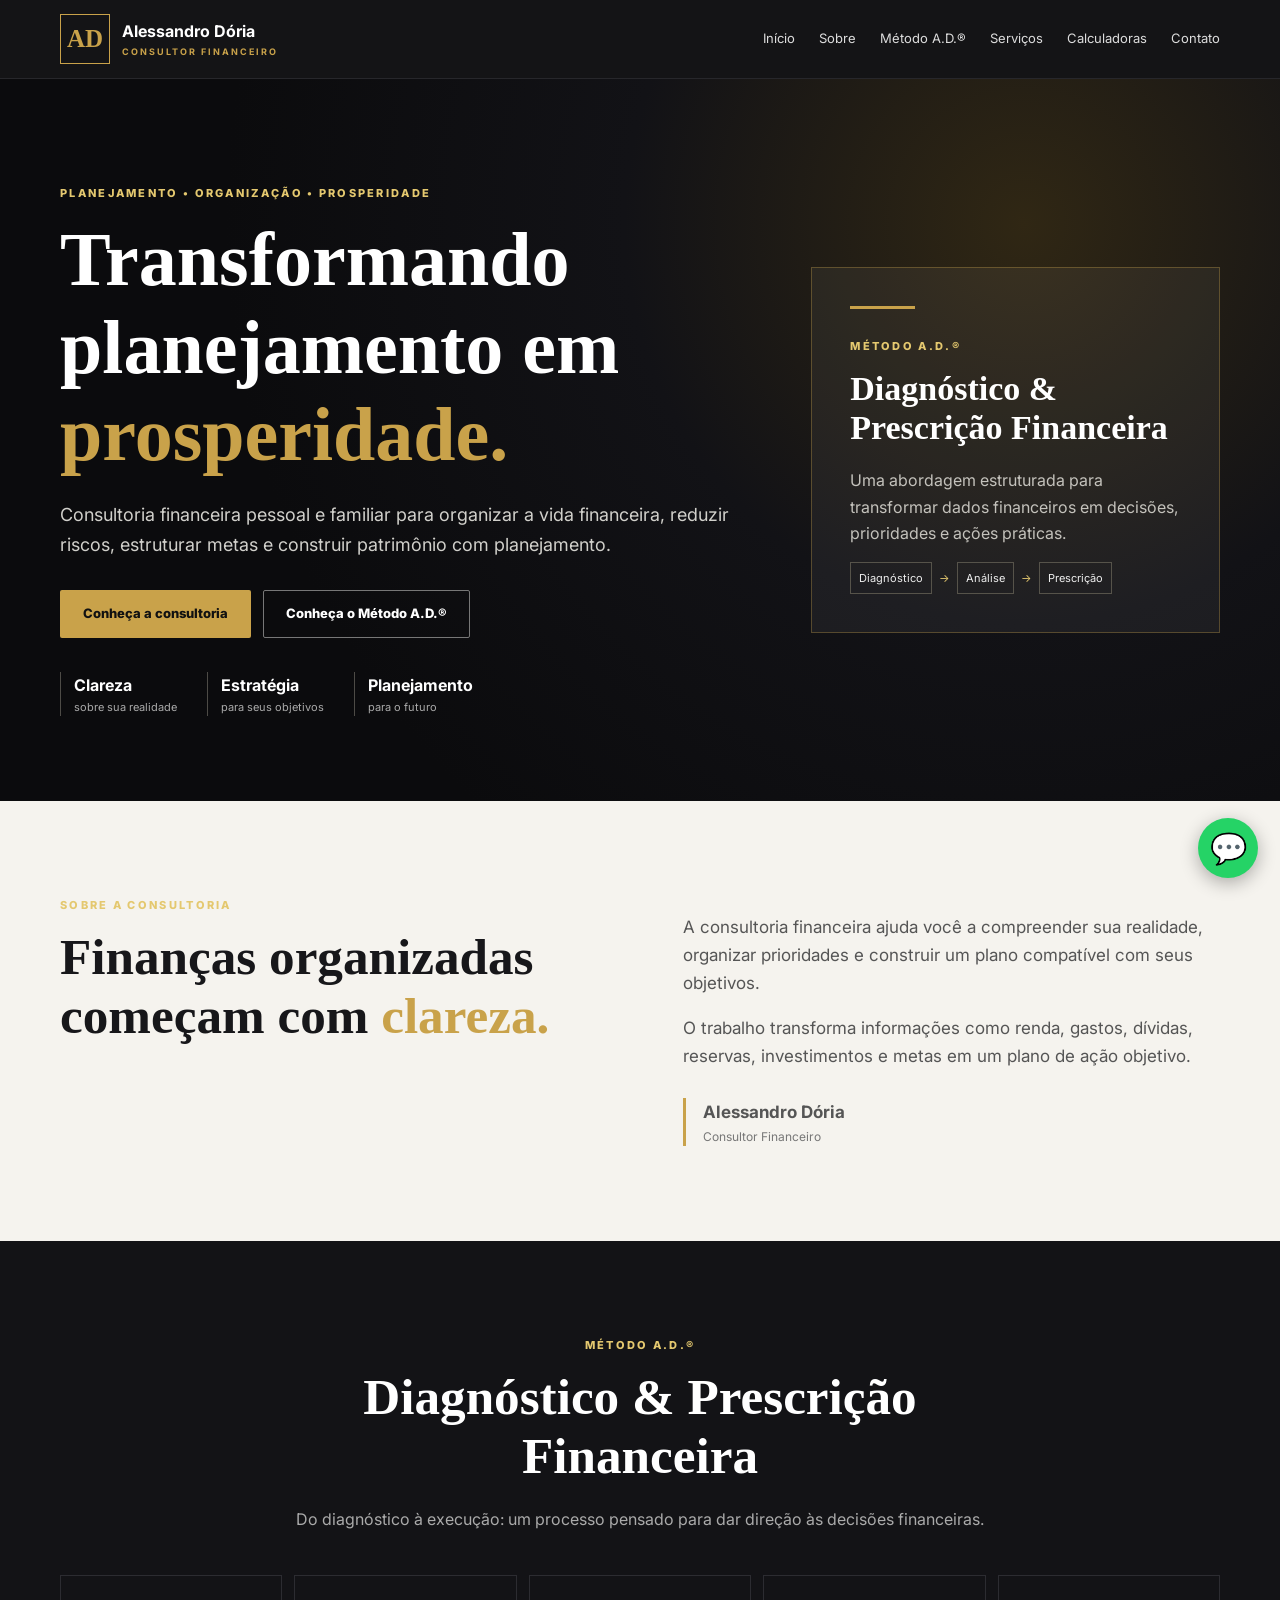
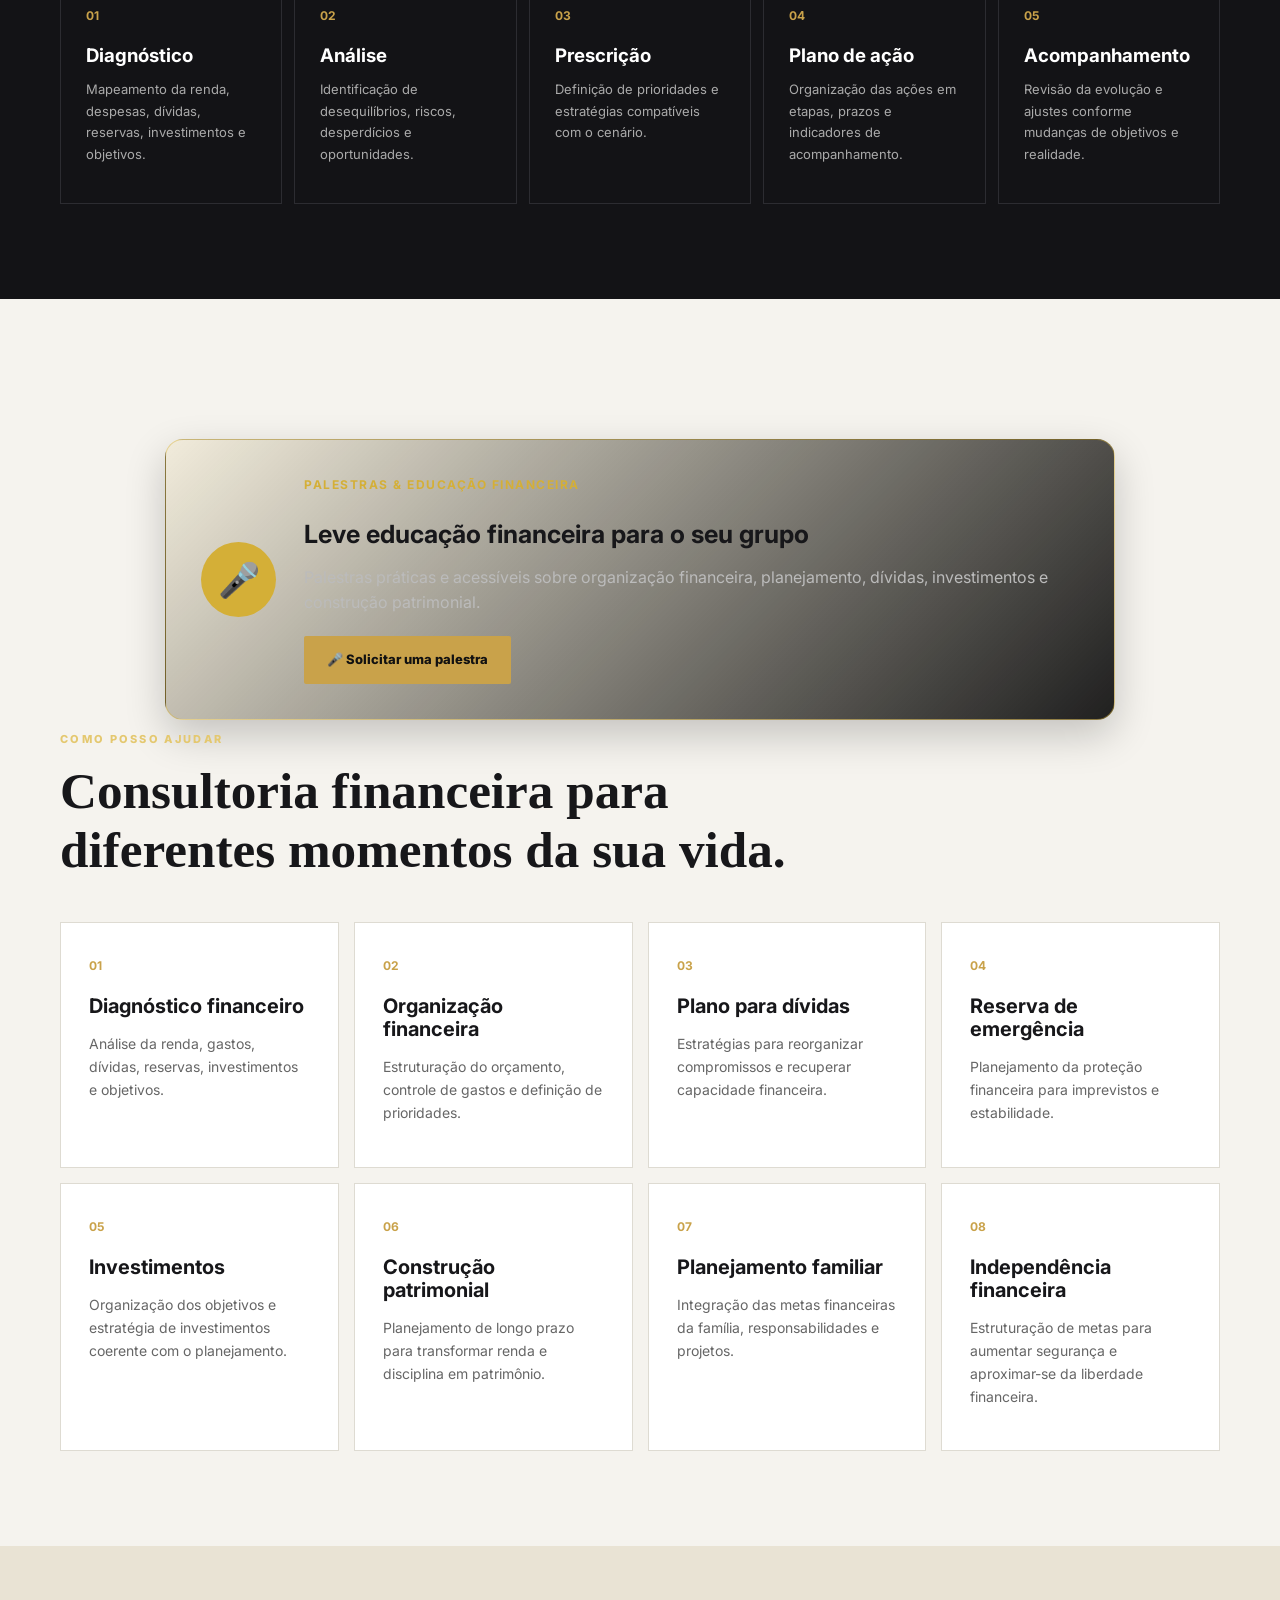
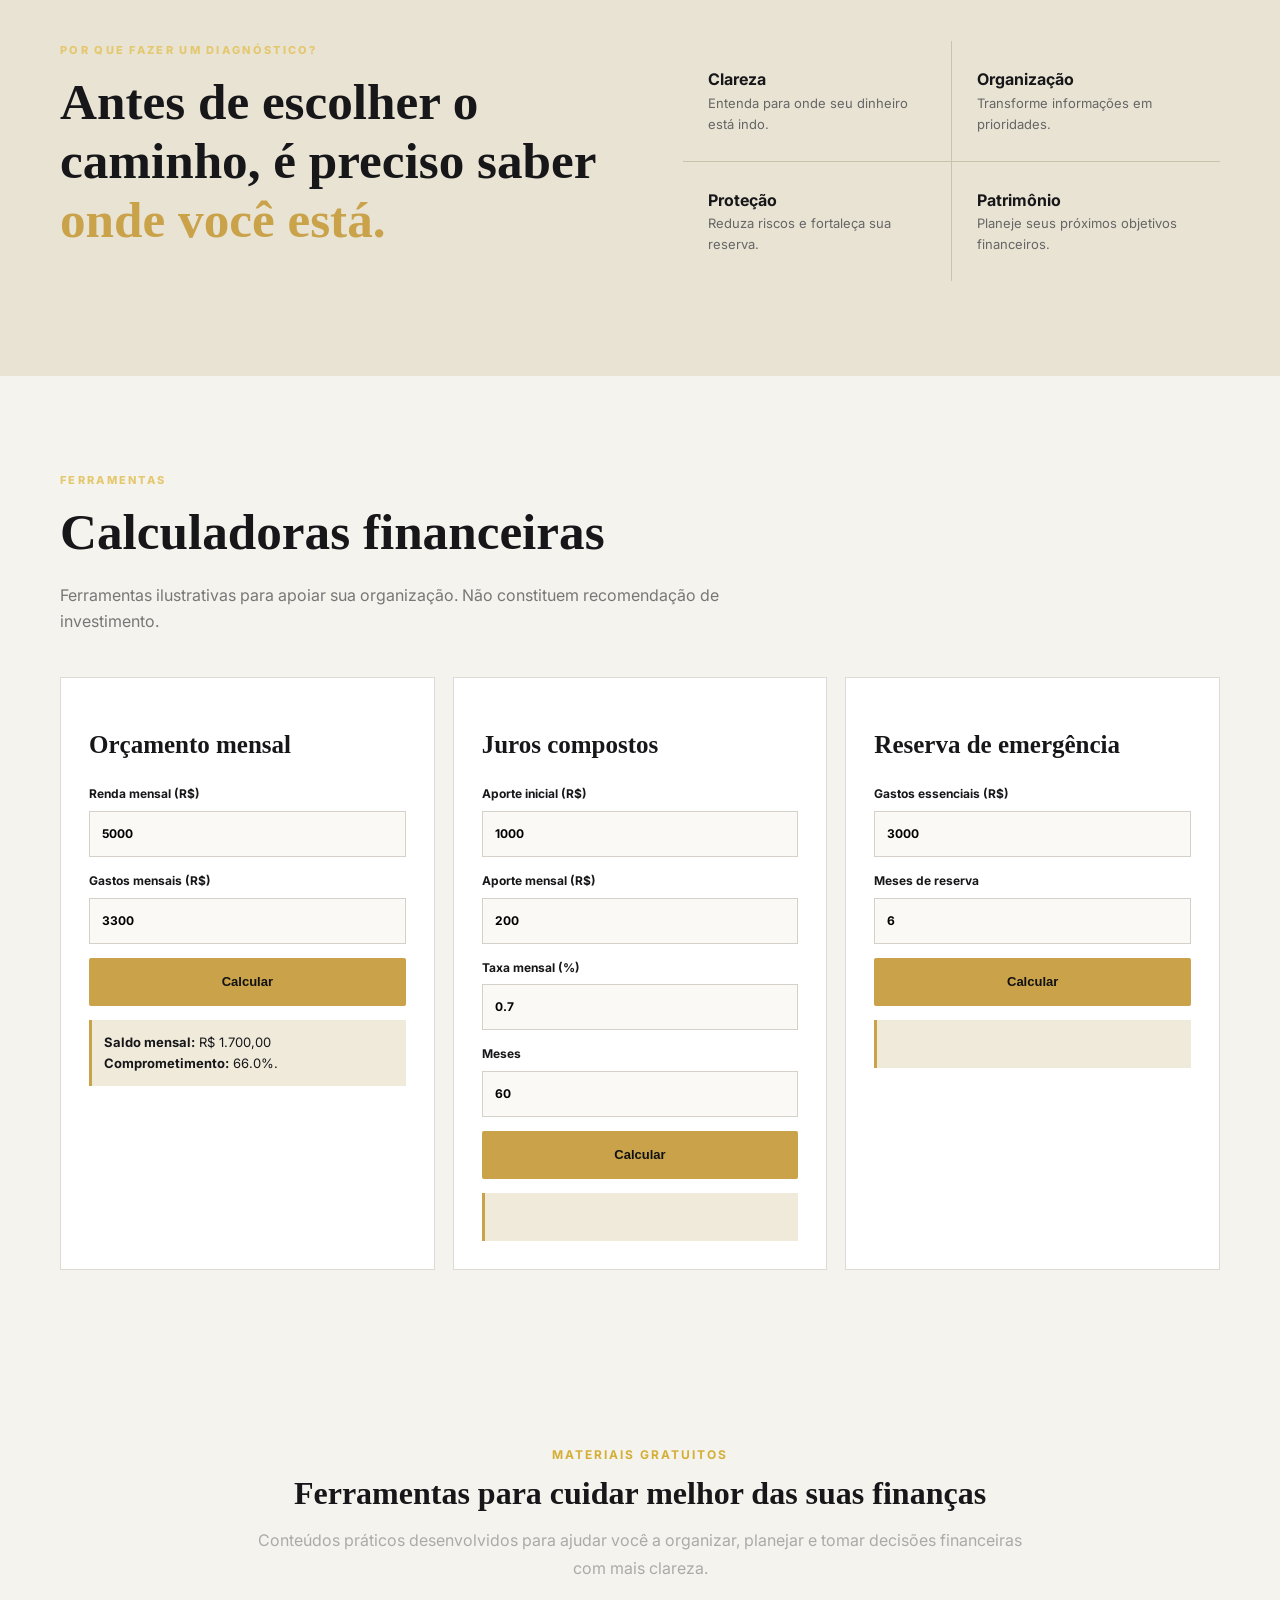
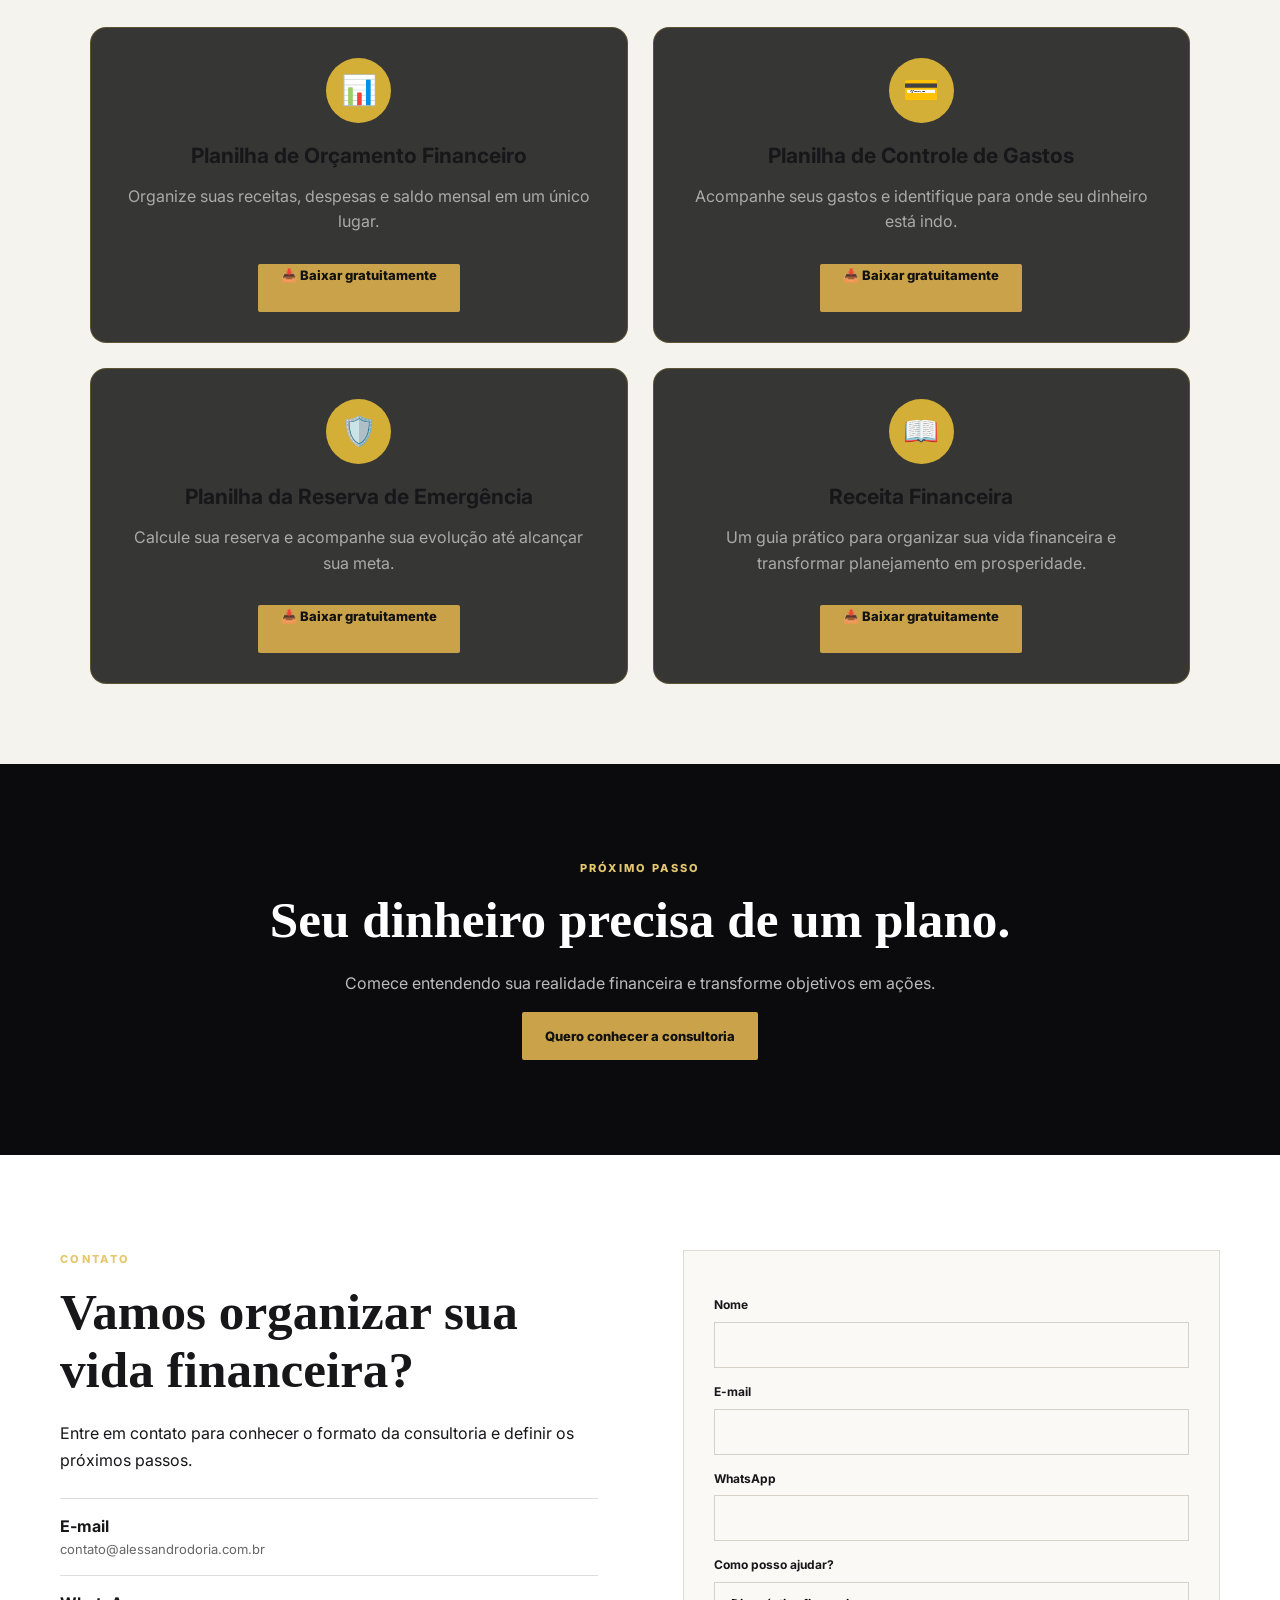
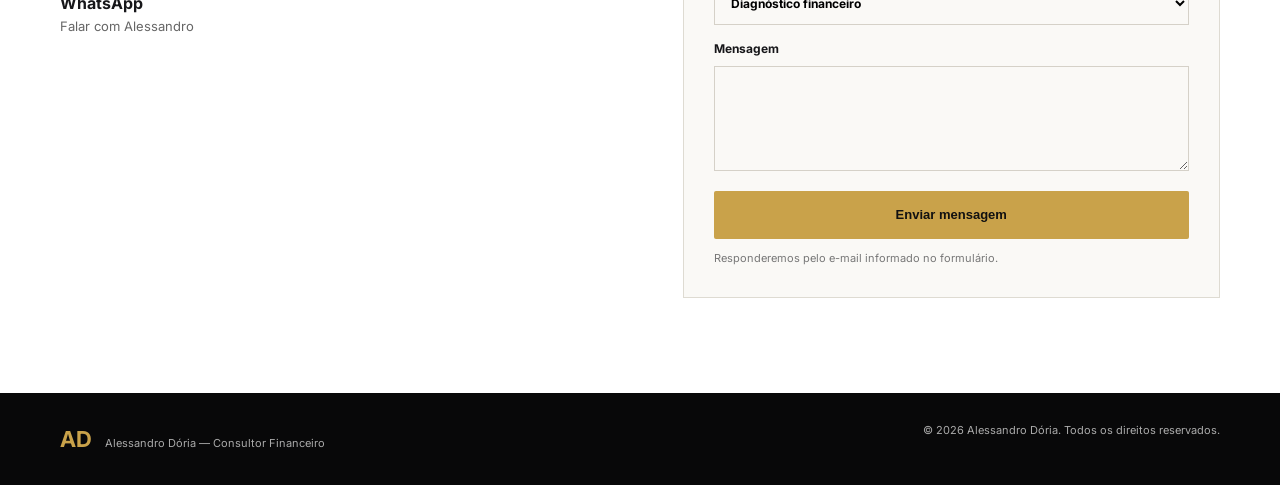
<file: index.html>
<!doctype html><html lang="pt-BR"><head><meta charset="utf-8"><meta name="viewport" content="width=device-width,initial-scale=1"><meta name="description" content="Alessandro Dória Consultor Financeiro — consultoria financeira pessoal e familiar."><title>Alessandro Dória | Consultor Financeiro</title><link rel="preconnect" href="https://fonts.googleapis.com"><link href="https://fonts.googleapis.com/css2?family=Inter:wght@400;500;600;700;800&family=Playfair+Display:wght@600;700&display=swap" rel="stylesheet"><link rel="stylesheet" href="assets/style.css"></head><body>
<header><div class="wrap nav"><a class="brand" href="#inicio"><b>AD</b><span>Alessandro Dória<small>CONSULTOR FINANCEIRO</small></span></a><button class="menu">☰</button><nav><a href="#inicio">Início</a><a href="#sobre">Sobre</a><a href="#metodo">Método A.D.®</a><a href="#servicos">Serviços</a><a href="#calculadoras">Calculadoras</a><a href="#contato">Contato</a></nav></div></header>
<main>
<section id="inicio" class="hero"><div class="wrap hero-grid"><div><p class="eyebrow">PLANEJAMENTO • ORGANIZAÇÃO • PROSPERIDADE</p><h1>Transformando planejamento em <em>prosperidade.</em></h1><p class="lead">Consultoria financeira pessoal e familiar para organizar a vida financeira, reduzir riscos, estruturar metas e construir patrimônio com planejamento.</p><div class="actions"><a class="btn gold" href="#contato">Conheça a consultoria</a><a class="btn outline" href="#metodo">Conheça o Método A.D.®</a></div><div class="trust"><div><strong>Clareza</strong><small>sobre sua realidade</small></div><div><strong>Estratégia</strong><small>para seus objetivos</small></div><div><strong>Planejamento</strong><small>para o futuro</small></div></div></div><aside class="hero-card"><i></i><p class="eyebrow">MÉTODO A.D.®</p><h2>Diagnóstico & Prescrição Financeira</h2><p>Uma abordagem estruturada para transformar dados financeiros em decisões, prioridades e ações práticas.</p><div class="flow"><span>Diagnóstico</span>→<span>Análise</span>→<span>Prescrição</span></div></aside></div></section>
<section id="sobre" class="section"><div class="wrap two"><div><p class="eyebrow">SOBRE A CONSULTORIA</p><h2>Finanças organizadas começam com <em>clareza.</em></h2></div><div class="copy"><p>A consultoria financeira ajuda você a compreender sua realidade, organizar prioridades e construir um plano compatível com seus objetivos.</p><p>O trabalho transforma informações como renda, gastos, dívidas, reservas, investimentos e metas em um plano de ação objetivo.</p><div class="signature"><b>Alessandro Dória</b><span>Consultor Financeiro</span></div></div></div></section>
<section id="metodo" class="section dark"><div class="wrap"><div class="heading center"><p class="eyebrow">MÉTODO A.D.®</p><h2>Diagnóstico & Prescrição Financeira</h2><p>Do diagnóstico à execução: um processo pensado para dar direção às decisões financeiras.</p></div><div class="steps"><article><b>01</b><h3>Diagnóstico</h3><p>Mapeamento da renda, despesas, dívidas, reservas, investimentos e objetivos.</p></article><article><b>02</b><h3>Análise</h3><p>Identificação de desequilíbrios, riscos, desperdícios e oportunidades.</p></article><article><b>03</b><h3>Prescrição</h3><p>Definição de prioridades e estratégias compatíveis com o cenário.</p></article><article><b>04</b><h3>Plano de ação</h3><p>Organização das ações em etapas, prazos e indicadores de acompanhamento.</p></article><article><b>05</b><h3>Acompanhamento</h3><p>Revisão da evolução e ajustes conforme mudanças de objetivos e realidade.</p></article></div></div></section>
<section id="servicos" class="section">

<!-- Solicitação de palestra -->
<div class="palestra-cta">

  <div class="palestra-icon">
    🎤
  </div>

  <div class="palestra-content">
    <span class="palestra-label">PALESTRAS & EDUCAÇÃO FINANCEIRA</span>

    <h3>Leve educação financeira para o seu grupo</h3>

    <p>
      Palestras práticas e acessíveis sobre organização financeira,
      planejamento, dívidas, investimentos e construção patrimonial.
    </p>

    <a
      href="https://wa.me/5531985785744?text=Olá%2C%20Alessandro%21%20Tenho%20interesse%20em%20solicitar%20uma%20palestra%20de%20Educação%20Financeira.%20Gostaria%20de%20conhecer%20as%20opções%20disponíveis."
      target="_blank"
      rel="noopener"
      class="btn gold">
      🎤 Solicitar uma palestra
    </a>
  </div>

</div>

<style>
  .palestra-cta {
    margin: 45px auto 10px;
    max-width: 950px;
    padding: 35px;
    display: flex;
    align-items: center;
    gap: 28px;
    border: 1px solid rgba(212, 175, 55, 0.45);
    border-radius: 18px;
    background: linear-gradient(
      135deg,
      rgba(212, 175, 55, 0.10),
      rgba(20, 20, 20, 0.95)
    );
    box-shadow: 0 15px 40px rgba(0, 0, 0, 0.20);
  }

  .palestra-icon {
    min-width: 75px;
    height: 75px;
    border-radius: 50%;
    background: #d4af37;
    color: #111;
    display: flex;
    align-items: center;
    justify-content: center;
    font-size: 34px;
  }

  .palestra-content {
    flex: 1;
  }

  .palestra-label {
    display: block;
    margin-bottom: 8px;
    color: #d4af37;
    font-size: 12px;
    font-weight: bold;
    letter-spacing: 1.5px;
  }

  .palestra-content h3 {
    margin-bottom: 10px;
    font-size: 25px;
  }

  .palestra-content p {
    margin-bottom: 20px;
    line-height: 1.6;
    color: #bbb;
  }

  @media (max-width: 650px) {
    .palestra-cta {
      flex-direction: column;
      text-align: center;
      padding: 28px 20px;
    }

    .palestra-content h3 {
      font-size: 21px;
    }

    .palestra-content .btn {
      display: inline-block;
    }
  }
</style><div class="wrap"><div class="heading"><p class="eyebrow">COMO POSSO AJUDAR</p><h2>Consultoria financeira para diferentes momentos da sua vida.</h2></div><div class="cards"><article><b>01</b><h3>Diagnóstico financeiro</h3><p>Análise da renda, gastos, dívidas, reservas, investimentos e objetivos.</p></article><article><b>02</b><h3>Organização financeira</h3><p>Estruturação do orçamento, controle de gastos e definição de prioridades.</p></article><article><b>03</b><h3>Plano para dívidas</h3><p>Estratégias para reorganizar compromissos e recuperar capacidade financeira.</p></article><article><b>04</b><h3>Reserva de emergência</h3><p>Planejamento da proteção financeira para imprevistos e estabilidade.</p></article><article><b>05</b><h3>Investimentos</h3><p>Organização dos objetivos e estratégia de investimentos coerente com o planejamento.</p></article><article><b>06</b><h3>Construção patrimonial</h3><p>Planejamento de longo prazo para transformar renda e disciplina em patrimônio.</p></article><article><b>07</b><h3>Planejamento familiar</h3><p>Integração das metas financeiras da família, responsabilidades e projetos.</p></article><article><b>08</b><h3>Independência financeira</h3><p>Estruturação de metas para aumentar segurança e aproximar-se da liberdade financeira.</p></article></div></div></section>
<section class="section highlight"><div class="wrap two"><div><p class="eyebrow">POR QUE FAZER UM DIAGNÓSTICO?</p><h2>Antes de escolher o caminho, é preciso saber <em>onde você está.</em></h2></div><div class="benefits"><div><b>Clareza</b><span>Entenda para onde seu dinheiro está indo.</span></div><div><b>Organização</b><span>Transforme informações em prioridades.</span></div><div><b>Proteção</b><span>Reduza riscos e fortaleça sua reserva.</span></div><div><b>Patrimônio</b><span>Planeje seus próximos objetivos financeiros.</span></div></div></div></section>
<section id="calculadoras" class="section"><div class="wrap"><div class="heading"><p class="eyebrow">FERRAMENTAS</p><h2>Calculadoras financeiras</h2><p>Ferramentas ilustrativas para apoiar sua organização. Não constituem recomendação de investimento.</p></div><div class="calcs"><div class="calc"><h3>Orçamento mensal</h3><label>Renda mensal (R$)<input id="renda" type="number" value="5000"></label><label>Gastos mensais (R$)<input id="gastos" type="number" value="3300"></label><button class="btn gold full" onclick="budget()">Calcular</button><div id="r1" class="result"></div></div><div class="calc"><h3>Juros compostos</h3><label>Aporte inicial (R$)<input id="ini" type="number" value="1000"></label><label>Aporte mensal (R$)<input id="ap" type="number" value="200"></label><label>Taxa mensal (%)<input id="tax" type="number" step="0.01" value="0.7"></label><label>Meses<input id="mes" type="number" value="60"></label><button class="btn gold full" onclick="compound()">Calcular</button><div id="r2" class="result"></div></div><div class="calc"><h3>Reserva de emergência</h3><label>Gastos essenciais (R$)<input id="ess" type="number" value="3000"></label><label>Meses de reserva<input id="mr" type="number" value="6"></label><button class="btn gold full" onclick="reserve()">Calcular</button><div id="r3" class="result"></div></div></div></div></section><!-- Materiais gratuitos -->
<section id="materiais" class="materiais-section">

  <div class="section-title">
    <span>MATERIAIS GRATUITOS</span>
    <h2>Ferramentas para cuidar melhor das suas finanças</h2>
    <p>
      Conteúdos práticos desenvolvidos para ajudar você a organizar,
      planejar e tomar decisões financeiras com mais clareza.
    </p>
  </div>

  <div class="materiais-grid">

    <!-- Material 1 -->
    <div class="material-card">

      <div class="material-icon">
        📊
      </div>

      <h3>Planilha de Orçamento Financeiro</h3>

      <p>
        Organize suas receitas, despesas e saldo mensal em um único lugar.
      </p>

      <a href="materiais/AD_FINANCE_Ultimate_Logo.xlsx" download class="btn gold material-download">
  📥 Baixar gratuitamente
</a>

    </div>


    <!-- Material 2 -->
    <div class="material-card">

      <div class="material-icon">
        💳
      </div>

      <h3>Planilha de Controle de Gastos</h3>

      <p>
        Acompanhe seus gastos e identifique para onde seu dinheiro está indo.
      </p>

      <a href="materiais/Planilha%20de%20Controle%20de%20Gastos.xlsm" download class="btn gold material-download">
  📥 Baixar gratuitamente
</a>

    </div>


    <!-- Material 3 -->
    <div class="material-card">

      <div class="material-icon">
        🛡️
      </div>

      <h3>Planilha da Reserva de Emergência</h3>

      <p>
        Calcule sua reserva e acompanhe sua evolução até alcançar sua meta.
      </p>

      <a href="materiais/Controle%20de%20Reserva%20de%20Emerg%C3%AAncia%20e%20Investimentos.xlsx" download class="btn gold material-download">
  📥 Baixar gratuitamente
</a>

    </div>


    <!-- Material 4 -->
    <div class="material-card">

      <div class="material-icon">
        📖
      </div>

      <h3>Receita Financeira</h3>

      <p>
        Um guia prático para organizar sua vida financeira e transformar
        planejamento em prosperidade.
      </p>

      <a href="materiais/Receitu%C3%A1rio%20Financeiro%20-%20M%C3%A9todo%20A.D..docx" download class="btn gold material-download">
  📥 Baixar gratuitamente
</a>

    </div>

  </div>

</section>


<style>

  .materiais-section {
    padding: 80px 20px;
  }

  .materiais-section .section-title {
    max-width: 800px;
    margin: 0 auto 45px;
    text-align: center;
  }

  .materiais-section .section-title span {
    display: block;
    margin-bottom: 10px;
    color: #d4af37;
    font-size: 12px;
    font-weight: bold;
    letter-spacing: 2px;
  }

  .materiais-section .section-title h2 {
    margin-bottom: 15px;
    font-size: 32px;
  }

  .materiais-section .section-title p {
    color: #aaa;
    line-height: 1.7;
  }

  .materiais-grid {
    max-width: 1100px;
    margin: 0 auto;
    display: grid;
    grid-template-columns: repeat(2, 1fr);
    gap: 25px;
  }

  .material-card {
    padding: 30px;
    border: 1px solid rgba(212, 175, 55, 0.25);
    border-radius: 16px;
    background: rgba(20, 20, 20, 0.85);
    text-align: center;
    transition: transform 0.25s ease, border-color 0.25s ease;
  }

  .material-card:hover {
    transform: translateY(-4px);
    border-color: rgba(212, 175, 55, 0.65);
  }

  .material-icon {
    width: 65px;
    height: 65px;
    margin: 0 auto 20px;
    border-radius: 50%;
    background: #d4af37;
    display: flex;
    align-items: center;
    justify-content: center;
    font-size: 29px;
  }

  .material-card h3 {
    margin-bottom: 12px;
    font-size: 21px;
  }

  .material-card p {
    min-height: 55px;
    margin-bottom: 22px;
    color: #aaa;
    line-height: 1.6;
  }

  .material-download {
    display: inline-block;
  }

  @media (max-width: 700px) {

    .materiais-grid {
      grid-template-columns: 1fr;
    }

    .materiais-section .section-title h2 {
      font-size: 26px;
    }

    .material-card p {
      min-height: auto;
    }

  }

</style>
<section class="section cta"><div class="wrap"><p class="eyebrow">PRÓXIMO PASSO</p><h2>Seu dinheiro precisa de um plano.</h2><p>Comece entendendo sua realidade financeira e transforme objetivos em ações.</p><a class="btn gold" href="#contato">Quero conhecer a consultoria</a></div></section>
<section id="contato" class="section contact"><div class="wrap two"><div><p class="eyebrow">CONTATO</p><h2>Vamos organizar sua vida financeira?</h2><p>Entre em contato para conhecer o formato da consultoria e definir os próximos passos.</p><div class="contact-links"><a href="mailto:contato@alessandrodoria.com.br"><b>E-mail</b><span>contato@alessandrodoria.com.br</span></a><a id="wa" target="_blank" rel="noopener"><b>WhatsApp</b><span>Falar com Alessandro</span></a></div></div><form action="https://formsubmit.co/adoria19.adm@gmail.com" method="POST">
<label>Nome
<input type="text" name="nome" required>
</label>

<label>E-mail
<input type="email" name="email" required>
</label>

<label>WhatsApp
<input type="tel" name="whatsapp">
</label>

<label>Como posso ajudar?
<select name="assunto">
<option>Diagnóstico financeiro</option>
<option>Organização financeira</option>
<option>Plano para dívidas</option>
<option>Reserva e investimentos</option>
<option>Planejamento familiar</option>
<option>Construção patrimonial</option>
<option>Independência financeira</option>
</select>
</label>

<label>Mensagem
<textarea name="mensagem" rows="4" required></textarea>
</label>

<input type="hidden" name="_subject" value="Novo contato pelo site Alessandro Dória">

<input type="hidden" name="_next" value="https://alessandro-doria-site.adoria19-adm.workers.dev/obrigado.html">

<input type="hidden" name="_captcha" value="false">

<button type="submit" class="btn gold full">Enviar mensagem</button>

<small>Responderemos pelo e-mail informado no formulário.</small>
</form></div></section></main>
<footer><div class="wrap footer"><div><strong>AD</strong> Alessandro Dória — Consultor Financeiro</div><span>© 2026 Alessandro Dória. Todos os direitos reservados.</span></div></footer><script src="assets/script.js"></script><!-- WhatsApp flutuante -->
<a
  href="https://wa.me/5531985785744?text=Olá%2C%20Alessandro%21%20Conheci%20seu%20trabalho%20pelo%20site%20e%20gostaria%20de%20saber%20mais%20sobre%20a%20Consultoria%20Financeira."
  class="whatsapp-float"
  target="_blank"
  rel="noopener"
  aria-label="Falar com Alessandro Dória pelo WhatsApp">
  <span>💬</span>
</a>

<style>
  .whatsapp-float {
    position: fixed;
    width: 60px;
    height: 60px;
    right: 22px;
    bottom: 22px;
    background: #25D366;
    color: #fff;
    border-radius: 50%;
    display: flex;
    align-items: center;
    justify-content: center;
    text-decoration: none;
    font-size: 30px;
    box-shadow: 0 5px 18px rgba(0,0,0,0.30);
    z-index: 9999;
    transition: transform 0.25s ease, box-shadow 0.25s ease;
  }

  .whatsapp-float:hover {
    transform: scale(1.08);
    box-shadow: 0 7px 24px rgba(0,0,0,0.40);
  }

  .whatsapp-float span {
    line-height: 1;
  }

  @media (max-width: 600px) {
    .whatsapp-float {
      width: 55px;
      height: 55px;
      right: 16px;
      bottom: 16px;
      font-size: 27px;
    }
  }
</style><!-- Botão voltar ao topo -->
<button
  id="backToTop"
  aria-label="Voltar ao topo"
  title="Voltar ao topo">
  ↑
</button>

<style>
  #backToTop {
    position: fixed;
    right: 22px;
    bottom: 92px;
    width: 48px;
    height: 48px;
    border: 1px solid #d4af37;
    border-radius: 50%;
    background: #111;
    color: #d4af37;
    font-size: 25px;
    font-weight: bold;
    cursor: pointer;
    display: none;
    align-items: center;
    justify-content: center;
    z-index: 9998;
    box-shadow: 0 5px 18px rgba(0,0,0,0.30);
    transition: all 0.25s ease;
  }

  #backToTop:hover {
    background: #d4af37;
    color: #111;
    transform: translateY(-3px);
  }

  @media (max-width: 600px) {
    #backToTop {
      right: 20px;
      bottom: 82px;
      width: 44px;
      height: 44px;
      font-size: 22px;
    }
  }
</style>

<script>
  const backToTop = document.getElementById('backToTop');

  window.addEventListener('scroll', function() {
    if (window.scrollY > 400) {
      backToTop.style.display = 'flex';
    } else {
      backToTop.style.display = 'none';
    }
  });

  backToTop.addEventListener('click', function() {
    window.scrollTo({
      top: 0,
      behavior: 'smooth'
    });
  });
</script></body></html>
</file>
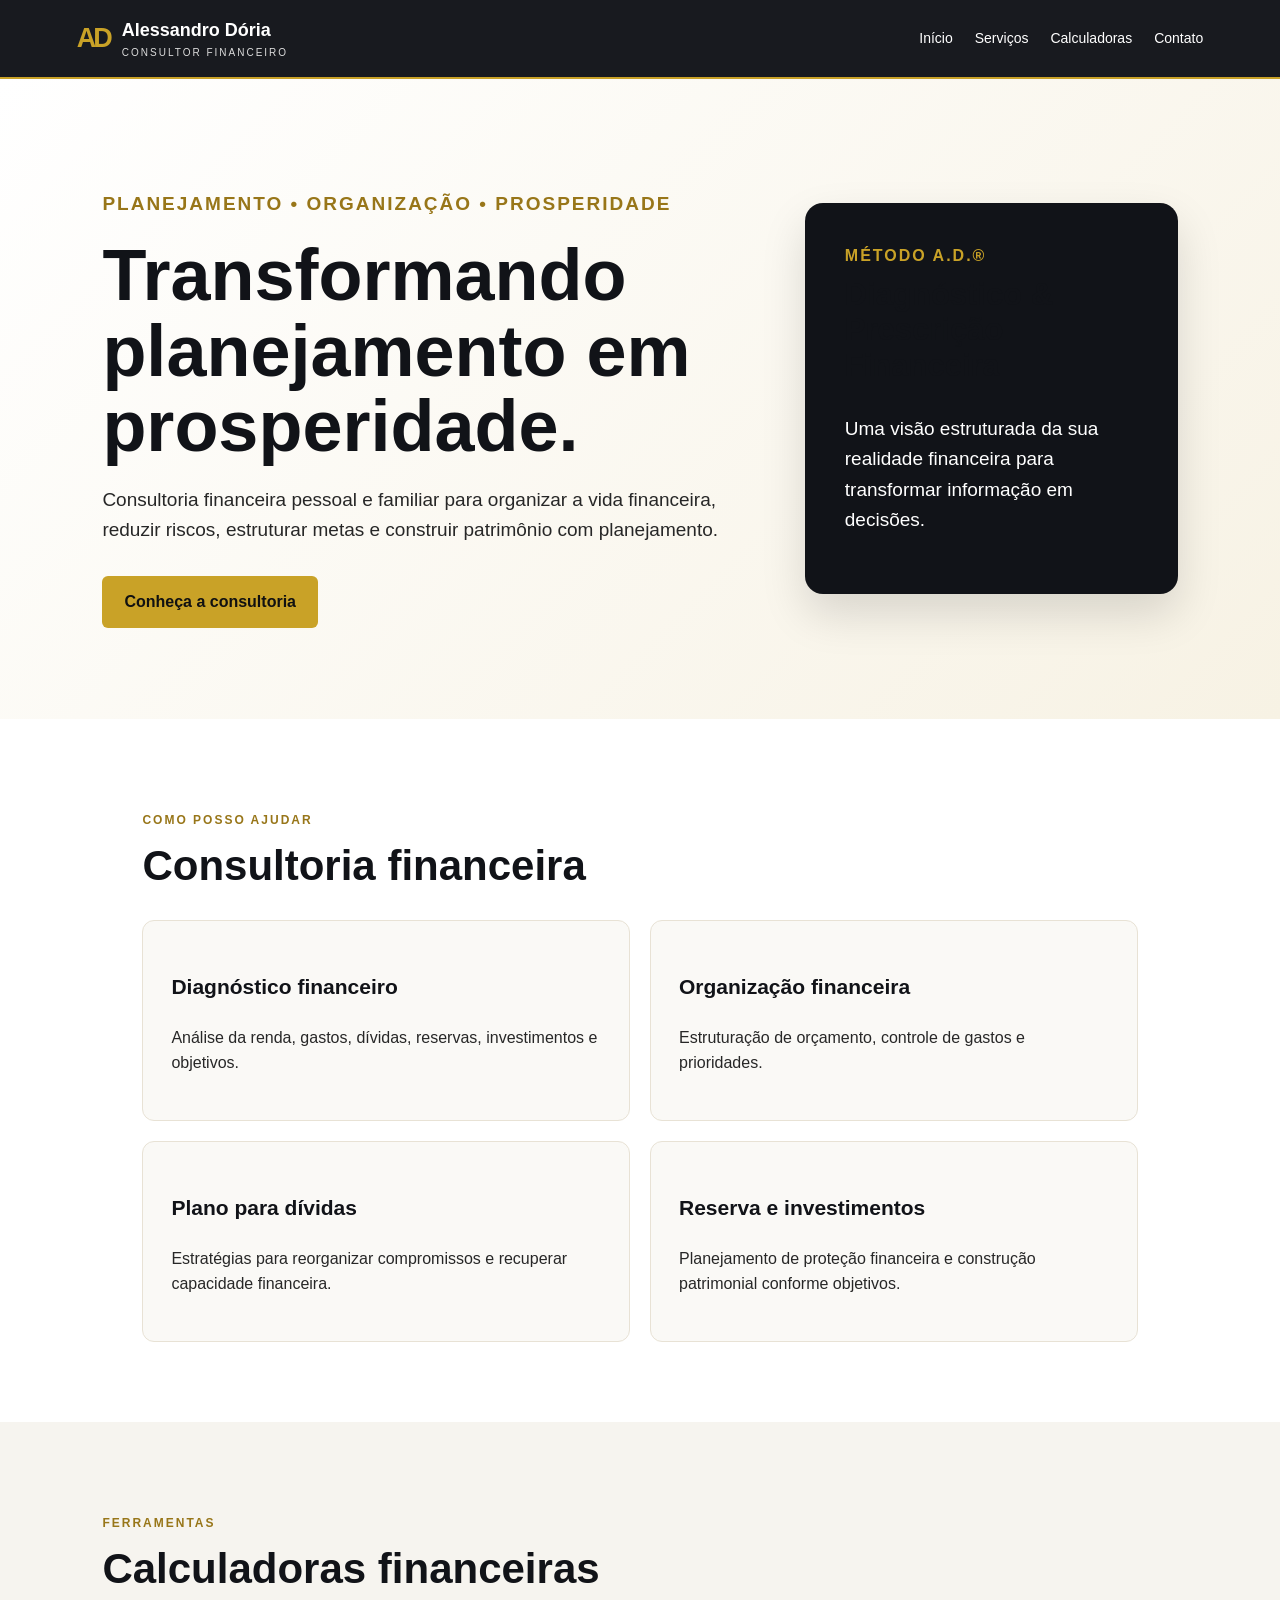
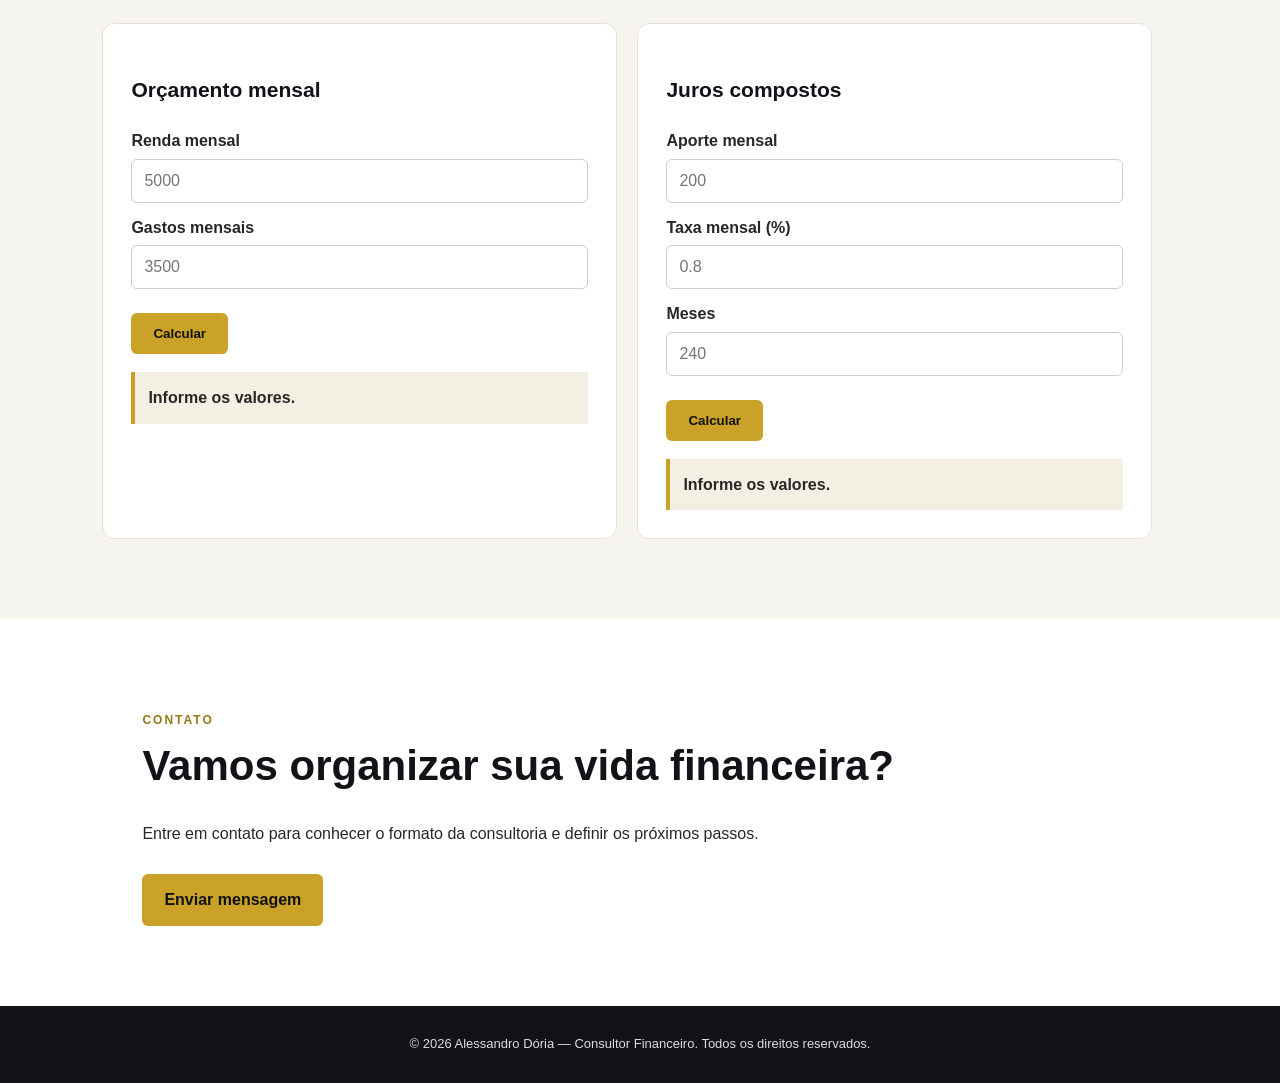
<file: alessandro-doria-site-corrigido/index.html>
<!doctype html><html lang="pt-BR"><head><meta charset="utf-8"><meta name="viewport" content="width=device-width,initial-scale=1"><meta name="description" content="Alessandro Dória — Consultor Financeiro. Planejamento financeiro pessoal e familiar, organização, dívidas, reserva e investimentos."><title>Alessandro Dória | Consultor Financeiro</title><link rel="stylesheet" href="style.css"></head><body><header><div class="brand"><div class="logo">AD</div><div><strong>Alessandro Dória</strong><span>CONSULTOR FINANCEIRO</span></div></div><nav><a href="#inicio">Início</a><a href="#servicos">Serviços</a><a href="#calculadoras">Calculadoras</a><a href="#contato">Contato</a></nav></header><main><section id="inicio" class="hero"><div><p class="eyebrow">PLANEJAMENTO • ORGANIZAÇÃO • PROSPERIDADE</p><h1>Transformando planejamento em prosperidade.</h1><p>Consultoria financeira pessoal e familiar para organizar a vida financeira, reduzir riscos, estruturar metas e construir patrimônio com planejamento.</p><a class="button" href="#contato">Conheça a consultoria</a></div><div class="hero-card"><div class="mini">MÉTODO A.D.®</div><h2>Diagnóstico & Prescrição Financeira</h2><p>Uma visão estruturada da sua realidade financeira para transformar informação em decisões.</p></div></section><section id="servicos"><p class="eyebrow">COMO POSSO AJUDAR</p><h2>Consultoria financeira</h2><div class="grid"><article><h3>Diagnóstico financeiro</h3><p>Análise da renda, gastos, dívidas, reservas, investimentos e objetivos.</p></article><article><h3>Organização financeira</h3><p>Estruturação de orçamento, controle de gastos e prioridades.</p></article><article><h3>Plano para dívidas</h3><p>Estratégias para reorganizar compromissos e recuperar capacidade financeira.</p></article><article><h3>Reserva e investimentos</h3><p>Planejamento de proteção financeira e construção patrimonial conforme objetivos.</p></article></div></section><section id="calculadoras" class="tools"><p class="eyebrow">FERRAMENTAS</p><h2>Calculadoras financeiras</h2><div class="calc-grid"><div class="calc"><h3>Orçamento mensal</h3><label>Renda mensal <input id="renda" type="number" min="0" step="0.01" placeholder="5000"></label><label>Gastos mensais <input id="gastos" type="number" min="0" step="0.01" placeholder="3500"></label><button onclick="calcularOrcamento()">Calcular</button><div id="resultadoOrcamento" class="result">Informe os valores.</div></div><div class="calc"><h3>Juros compostos</h3><label>Aporte mensal <input id="aporte" type="number" min="0" step="0.01" placeholder="200"></label><label>Taxa mensal (%) <input id="taxa" type="number" min="0" step="0.01" placeholder="0.8"></label><label>Meses <input id="meses" type="number" min="1" step="1" placeholder="240"></label><button onclick="calcularJuros()">Calcular</button><div id="resultadoJuros" class="result">Informe os valores.</div></div></div></section><section id="contato"><p class="eyebrow">CONTATO</p><h2>Vamos organizar sua vida financeira?</h2><p>Entre em contato para conhecer o formato da consultoria e definir os próximos passos.</p><a class="button" href="mailto:contato@alessandrodoria.com.br">Enviar mensagem</a></section></main><footer>© <span id="ano"></span> Alessandro Dória — Consultor Financeiro. Todos os direitos reservados.</footer><script src="script.js"></script></body></html>
</file>
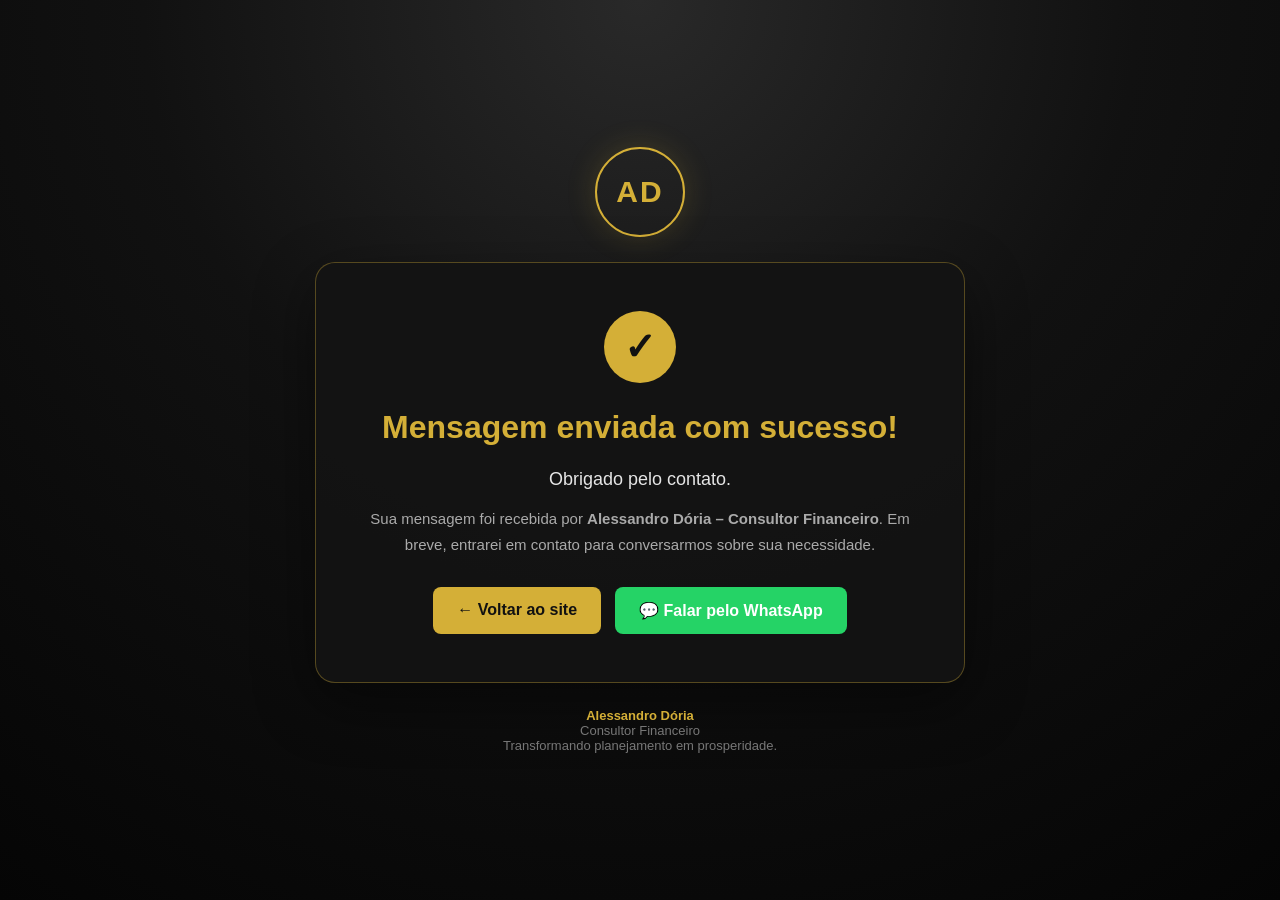
<file: obrigado.html>
<!DOCTYPE html>
<html lang="pt-BR">
<head>
  <meta charset="UTF-8">
  <meta name="viewport" content="width=device-width, initial-scale=1.0">

  <title>Mensagem enviada | Alessandro Dória</title>

  <meta name="description" content="Mensagem enviada com sucesso para Alessandro Dória Consultor Financeiro.">

  <style>
    * {
      box-sizing: border-box;
      margin: 0;
      padding: 0;
    }

    body {
      min-height: 100vh;
      font-family: Arial, Helvetica, sans-serif;
      background:
        radial-gradient(circle at top, #292929 0%, #111 45%, #050505 100%);
      color: #fff;
      display: flex;
      align-items: center;
      justify-content: center;
      padding: 24px;
    }

    .container {
      width: 100%;
      max-width: 650px;
      text-align: center;
    }

    .logo {
      width: 90px;
      height: 90px;
      margin: 0 auto 25px;
      border: 2px solid #d4af37;
      border-radius: 50%;
      display: flex;
      align-items: center;
      justify-content: center;
      color: #d4af37;
      font-size: 30px;
      font-weight: bold;
      letter-spacing: 2px;
      box-shadow: 0 0 30px rgba(212, 175, 55, 0.18);
    }

    .card {
      background: rgba(20, 20, 20, 0.94);
      border: 1px solid rgba(212, 175, 55, 0.35);
      border-radius: 20px;
      padding: 48px 35px;
      box-shadow: 0 20px 60px rgba(0, 0, 0, 0.45);
    }

    .check {
      width: 72px;
      height: 72px;
      margin: 0 auto 25px;
      border-radius: 50%;
      background: #d4af37;
      color: #111;
      display: flex;
      align-items: center;
      justify-content: center;
      font-size: 38px;
      font-weight: bold;
    }

    h1 {
      font-size: 32px;
      line-height: 1.2;
      margin-bottom: 18px;
      color: #d4af37;
    }

    .subtitle {
      font-size: 18px;
      line-height: 1.7;
      color: #e5e5e5;
      margin-bottom: 12px;
    }

    .info {
      font-size: 15px;
      line-height: 1.7;
      color: #aaa;
      margin-bottom: 30px;
    }

    .buttons {
      display: flex;
      gap: 14px;
      justify-content: center;
      flex-wrap: wrap;
    }

    .btn {
      display: inline-block;
      padding: 14px 24px;
      border-radius: 8px;
      text-decoration: none;
      font-weight: bold;
      transition: 0.25s ease;
    }

    .btn-primary {
      background: #d4af37;
      color: #111;
    }

    .btn-primary:hover {
      background: #e5c45a;
      transform: translateY(-2px);
    }

    .btn-whatsapp {
      background: #25d366;
      color: #fff;
    }

    .btn-whatsapp:hover {
      background: #20bd5a;
      transform: translateY(-2px);
    }

    .footer {
      margin-top: 25px;
      font-size: 13px;
      color: #777;
    }

    .footer strong {
      color: #d4af37;
    }

    @media (max-width: 600px) {
      .card {
        padding: 38px 22px;
      }

      h1 {
        font-size: 26px;
      }

      .subtitle {
        font-size: 16px;
      }

      .btn {
        width: 100%;
      }
    }
  </style>
</head>

<body>

  <main class="container">

    <div class="logo">
      AD
    </div>

    <section class="card">

      <div class="check">
        ✓
      </div>

      <h1>Mensagem enviada com sucesso!</h1>

      <p class="subtitle">
        Obrigado pelo contato.
      </p>

      <p class="info">
        Sua mensagem foi recebida por
        <strong>Alessandro Dória – Consultor Financeiro</strong>.
        Em breve, entrarei em contato para conversarmos sobre sua necessidade.
      </p>

      <div class="buttons">

        <a
          href="https://alessandro-doria-site.adoria19-adm.workers.dev/"
          class="btn btn-primary">
          ← Voltar ao site
        </a>

        <a
          href="https://wa.me/5531985785744?text=Olá%2C%20Alessandro%21%20Acabei%20de%20enviar%20uma%20mensagem%20pelo%20site%20e%20gostaria%20de%20falar%20sobre%20a%20consultoria."
          class="btn btn-whatsapp"
          target="_blank"
          rel="noopener">
          💬 Falar pelo WhatsApp
        </a>

      </div>

    </section>

    <p class="footer">
      <strong>Alessandro Dória</strong><br>
      Consultor Financeiro<br>
      Transformando planejamento em prosperidade.
    </p>

  </main>

</body>
</html>
</file>
<file: assets/style.css>
:root{--bg:#0b0b0d;--gold:#c9a24a;--gold2:#e4c86f;--paper:#f5f3ee;--text:#17171a;--muted:#686762;--line:#dedbd2}*{box-sizing:border-box}html{scroll-behavior:smooth}body{margin:0;font-family:Inter,Arial,sans-serif;color:var(--text);line-height:1.65;background:var(--paper)}a{text-decoration:none;color:inherit}.wrap{width:min(1160px,92%);margin:auto}header{position:sticky;top:0;z-index:10;background:rgba(11,11,13,.96);border-bottom:1px solid #27272b}.nav{min-height:78px;display:flex;align-items:center;justify-content:space-between}.brand{display:flex;align-items:center;gap:12px;color:white}.brand>b{font:700 25px Georgia;color:var(--gold);border:1px solid var(--gold);width:50px;height:50px;display:grid;place-items:center}.brand span{font-weight:700}.brand small{display:block;font-size:9px;letter-spacing:2px;color:var(--gold)}nav{display:flex;gap:24px;color:#ddd;font-size:13px}nav a:hover{color:var(--gold2)}.menu{display:none;background:none;border:0;color:#fff;font-size:26px}.hero{background:radial-gradient(circle at 80% 20%,#302714,#121216 34%,#0b0b0d 68%);color:#fff;padding:105px 0 85px}.hero-grid{display:grid;grid-template-columns:1.25fr .75fr;gap:70px;align-items:center}.eyebrow{color:var(--gold2);font-size:11px;font-weight:800;letter-spacing:2.3px;margin:0 0 14px}h1,h2,h3{line-height:1.15}h1,h2{font-family:Georgia,serif}h1{font-size:clamp(44px,6vw,76px);margin:0 0 22px}em{font-style:normal;color:var(--gold)}h2{font-size:clamp(34px,4vw,52px);margin:0 0 20px}.lead{font-size:18px;color:#d1d0cb;max-width:710px}.actions{display:flex;gap:12px;flex-wrap:wrap;margin:30px 0}.btn{display:inline-flex;align-items:center;justify-content:center;min-height:48px;padding:0 22px;border-radius:2px;font-size:13px;font-weight:800;border:1px solid transparent;cursor:pointer}.gold{background:var(--gold);color:#111}.gold:hover{background:var(--gold2)}.outline{border-color:#777;color:#fff}.outline:hover{border-color:var(--gold);color:var(--gold2)}.full{width:100%}.trust{display:flex;gap:30px;margin-top:34px}.trust div{border-left:1px solid #4d4b46;padding-left:13px}.trust strong,.trust small{display:block}.trust small{color:#aaa;font-size:11px}.hero-card{background:#ffffff0d;border:1px solid #c9a24a55;padding:38px}.hero-card>i{display:block;width:65px;height:3px;background:var(--gold);margin-bottom:28px}.hero-card h2{font-size:34px}.hero-card p:not(.eyebrow){color:#c4c2bc}.flow{display:flex;gap:7px;align-items:center;flex-wrap:wrap;color:var(--gold2);font-size:11px}.flow span{border:1px solid #56534a;padding:6px 8px;color:#eee}.section{padding:95px 0}.two{display:grid;grid-template-columns:1fr 1fr;gap:85px;align-items:start}.copy{font-size:17px;color:#555}.signature{border-left:3px solid var(--gold);padding-left:17px;margin-top:28px}.signature b,.signature span{display:block}.signature span{font-size:12px;color:#777}.dark{background:#131316;color:#fff}.heading{max-width:760px;margin-bottom:42px}.center{text-align:center;margin-left:auto;margin-right:auto}.heading>p:not(.eyebrow){color:#777}.dark .heading>p:not(.eyebrow){color:#aaa}.steps{display:grid;grid-template-columns:repeat(5,1fr);gap:12px}.steps article{border:1px solid #2c2c31;padding:25px;min-height:225px}.steps b,.cards article>b{color:var(--gold);font-size:12px}.steps h3{margin:18px 0 10px}.steps p{color:#aaa;font-size:13px}.cards{display:grid;grid-template-columns:repeat(4,1fr);gap:15px}.cards article{background:#fff;border:1px solid var(--line);padding:28px;min-height:225px;transition:.2s}.cards article:hover{transform:translateY(-3px);border-color:#d2b66c}.cards h3{margin:18px 0 10px;font-size:20px}.cards p{color:#666;font-size:14px}.highlight{background:#e9e3d4}.benefits{display:grid;grid-template-columns:1fr 1fr;gap:1px;background:#cbc2ad}.benefits div{padding:25px;background:#e9e3d4}.benefits b,.benefits span{display:block}.benefits span{color:#666;font-size:13px}.calcs{display:grid;grid-template-columns:repeat(3,1fr);gap:18px}.calc{background:#fff;border:1px solid var(--line);padding:28px}.calc h3{font-family:Georgia,serif;font-size:25px}.calc label,form label{display:block;font-size:12px;font-weight:700;margin:14px 0}.calc input,form input,form textarea,form select{width:100%;margin-top:7px;padding:12px;border:1px solid #d5d1c8;background:#faf9f6;font:inherit}.result{margin-top:14px;padding:12px;background:#f0eadb;border-left:3px solid var(--gold);font-size:13px;min-height:48px}.cta{background:var(--bg);color:#fff;text-align:center}.cta>div{max-width:760px}.cta p:not(.eyebrow){color:#bbb}.contact{background:#fff}.contact-links{margin-top:25px}.contact-links a{display:block;border-top:1px solid #ddd;padding:14px 0}.contact-links b,.contact-links span{display:block}.contact-links span{color:#666;font-size:13px}form{background:#faf9f6;border:1px solid var(--line);padding:30px}form small{display:block;color:#777;font-size:11px;margin-top:10px}footer{background:#080809;color:#aaa;padding:28px 0;font-size:11px}.footer{display:flex;justify-content:space-between;gap:20px}.footer strong{font-size:22px;color:var(--gold);margin-right:10px}@media(max-width:900px){nav{display:none}.menu{display:block}.nav.open nav{display:flex;position:absolute;top:78px;left:0;right:0;background:#0b0b0d;padding:20px;flex-direction:column}.hero-grid,.two{grid-template-columns:1fr}.steps{grid-template-columns:repeat(2,1fr)}.cards{grid-template-columns:repeat(2,1fr)}.calcs{grid-template-columns:1fr}.hero{padding:75px 0}.two{gap:40px}}@media(max-width:560px){.steps,.cards,.benefits{grid-template-columns:1fr}.section{padding:70px 0}.hero h1{font-size:44px}.trust{flex-wrap:wrap;gap:14px}.footer{flex-direction:column}}
</file>
<file: alessandro-doria-site-corrigido/style.css>
:root{--gold:#c9a227;--dark:#111318;--light:#f6f4ef;--text:#272727}*{box-sizing:border-box}html{scroll-behavior:smooth}body{margin:0;font-family:Arial,Helvetica,sans-serif;color:var(--text);background:#fff;line-height:1.6}header{position:sticky;top:0;z-index:10;display:flex;justify-content:space-between;align-items:center;padding:16px 6%;background:rgba(17,19,24,.97);color:#fff;border-bottom:2px solid var(--gold)}.brand{display:flex;align-items:center;gap:12px}.logo{font-weight:900;font-size:27px;color:var(--gold);letter-spacing:-3px}.brand strong{display:block;font-size:18px}.brand span{display:block;font-size:10px;letter-spacing:2px;color:#ddd}nav{display:flex;gap:22px}nav a{color:#fff;text-decoration:none;font-size:14px}nav a:hover{color:var(--gold)}main section{padding:80px 8%;max-width:1200px;margin:auto}.hero{min-height:640px;display:grid;grid-template-columns:1.4fr .8fr;gap:50px;align-items:center;background:linear-gradient(135deg,#fff 0%,#f7f2e4 100%);max-width:none}.hero h1{font-size:clamp(40px,6vw,72px);line-height:1.05;margin:10px 0 20px;color:var(--dark);max-width:800px}.hero p{font-size:19px;max-width:720px}.eyebrow{font-size:12px;font-weight:800;letter-spacing:2px;color:#987619}.button,button{display:inline-block;border:0;background:var(--gold);color:#111;font-weight:800;padding:13px 22px;border-radius:6px;text-decoration:none;cursor:pointer;margin-top:12px}.hero-card{background:var(--dark);color:#fff;padding:40px;border-radius:18px;box-shadow:0 20px 45px #0002}.hero-card h2{font-size:31px;line-height:1.15}.mini{color:var(--gold);font-weight:800;letter-spacing:2px}h2{font-size:42px;line-height:1.15;color:var(--dark);margin:8px 0 30px}h3{font-size:21px;color:var(--dark)}.grid,.calc-grid{display:grid;grid-template-columns:repeat(2,1fr);gap:20px}.grid article,.calc{padding:28px;background:#faf9f6;border:1px solid #e8e2d5;border-radius:12px}.tools{background:var(--light);max-width:none}.calc-grid{max-width:1050px}.calc{background:#fff}.calc label{display:block;font-weight:700;margin:12px 0}.calc input{display:block;width:100%;padding:12px;margin-top:5px;border:1px solid #ccc;border-radius:6px;font-size:16px}.result{margin-top:18px;padding:13px;background:#f3efe3;border-left:4px solid var(--gold);font-weight:700}footer{text-align:center;background:var(--dark);color:#ddd;padding:28px;font-size:13px}@media(max-width:800px){header{align-items:flex-start;gap:12px;flex-direction:column}nav{flex-wrap:wrap;gap:12px}.hero{grid-template-columns:1fr;min-height:auto}.grid,.calc-grid{grid-template-columns:1fr}main section{padding:60px 6%}h2{font-size:34px}}
</file>
